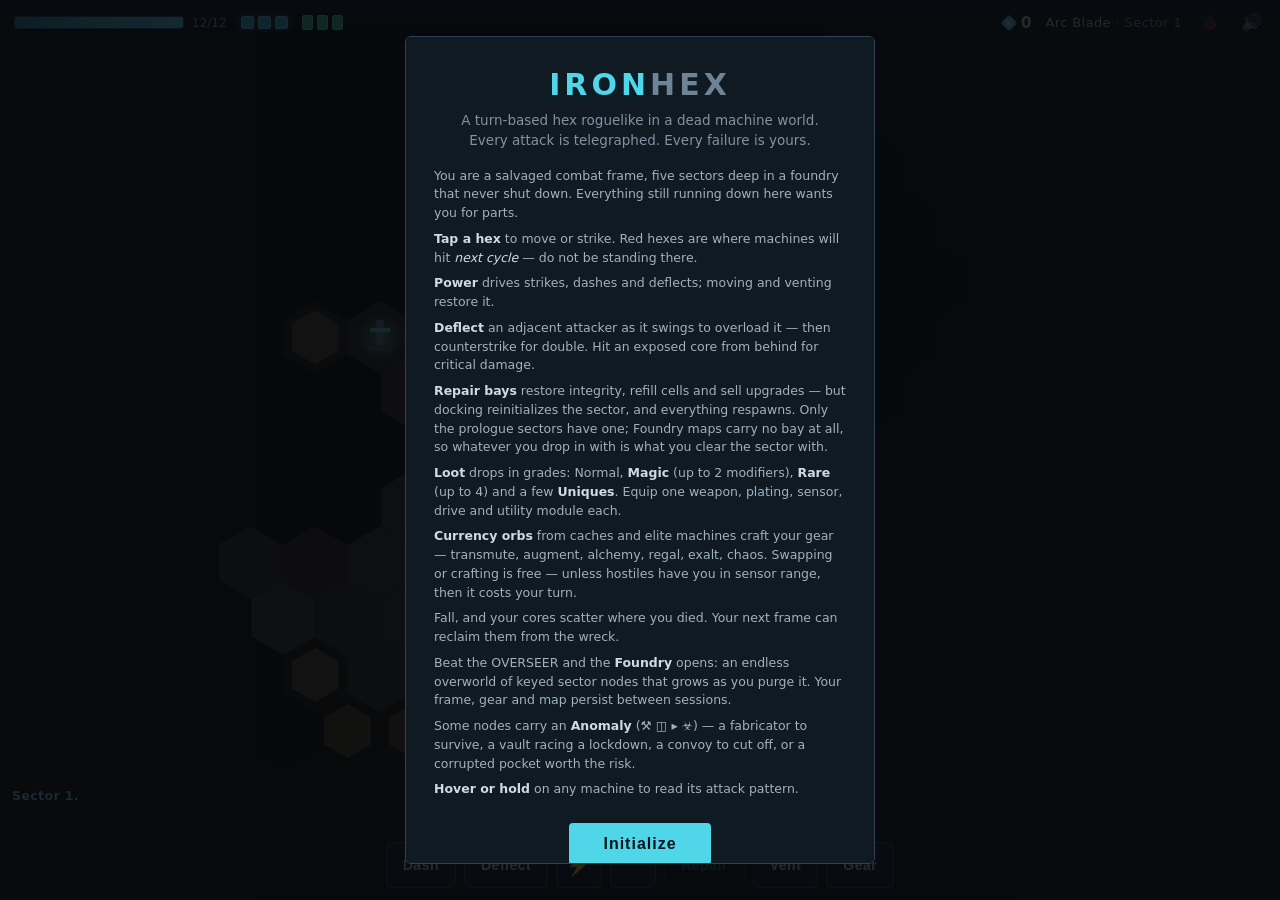
<file: index.html>
<!DOCTYPE html>
<html lang="en">
<head>
<meta charset="UTF-8">
<meta name="viewport" content="width=device-width, initial-scale=1.0, maximum-scale=1.0, user-scalable=no, viewport-fit=cover">
<meta name="mobile-web-app-capable" content="yes">
<meta name="apple-mobile-web-app-capable" content="yes">
<meta name="apple-mobile-web-app-status-bar-style" content="black-translucent">
<title>Ironhex</title>
<link rel="stylesheet" href="rl.css">
<link rel="icon" href="data:image/svg+xml,<svg xmlns='http://www.w3.org/2000/svg' viewBox='0 0 100 100'><polygon points='50,3 93,26 93,74 50,97 7,74 7,26' fill='%234fd6e8'/></svg>">
</head>
<body>
<canvas id="game"></canvas>

<div id="topbar">
  <div class="hpwrap"><div id="hp-bar"><div id="hp-fill"></div></div><span id="hp-text">12/12</span></div>
  <div id="stamina" title="Power"></div>
  <div id="flasks" title="Repair cells"></div>
  <div class="spacer"></div>
  <div class="souls-wrap"><span class="soul-dot"></span><span id="souls">0</span></div>
  <div class="floor-wrap"><span id="weapon-name"></span> · <span id="loc-label">Sector 1</span></div>
  <button id="btn-debug-export" title="Export debug state (for bug reports)">🐞</button>
  <button id="mute" title="Audio">🔊</button>
</div>

<div id="inspect"></div>

<div id="log"></div>

<div id="actions">
  <button id="btn-roll" title="Thruster dash: any hex up to two away, straight through bodies and fire (2 power) [R]">Dash</button>
  <button id="btn-parry" title="Deflector field: negate an adjacent strike and overload the attacker (2 power) [F]">Deflect</button>
  <button id="btn-special" class="hidden" title="Root-lattice special attack [S]">Special</button>
  <button id="btn-skill-0" class="skill-btn hidden" title="Skill chip, socket 1 [1]">
    <span class="skill-glyph"></span><span class="skill-lv"></span><span class="skill-cd"></span>
  </button>
  <button id="btn-skill-1" class="skill-btn hidden" title="Skill chip, socket 2 [2]">
    <span class="skill-glyph"></span><span class="skill-lv"></span><span class="skill-cd"></span>
  </button>
  <button id="btn-flask" title="Inject a repair cell: restores integrity, but it costs the turn [H]">Repair</button>
  <button id="btn-wait" title="Vent heat: hold position, +2 power [Space]">Vent</button>
  <button id="btn-gear" title="Equipment [B]">Gear</button>
  <button id="btn-shop" title="Uplink to the Bay fabricator">Fabricate</button>
  <button id="btn-extract" class="hidden extract" title="Return to the Bay">Extract</button>
  <button id="btn-rest" class="hidden rest">Dock at repair bay</button>
  <button id="btn-fabricator" class="hidden rest" title="Wake the fabricator: 4 scripted waves, a Surge Cache if you hold the line">Activate fabricator</button>
</div>

<div id="event-status" class="hidden"></div>
<div id="purge-banner" class="hidden">SECTOR PURGED — hit Extract to return to the Bay</div>

<div id="node" class="overlay hidden">
  <div class="box">
    <h2 id="node-title"></h2>
    <p id="node-desc"></p>
    <div id="node-actions"></div>
    <button id="node-close" class="secondary">Close</button>
  </div>
</div>

<div id="inv" class="overlay hidden">
  <div class="box gear-box">
    <h2>Equipment</h2>
    <p id="gear-note" class="stats"></p>
    <div id="gear-tabs">
      <button data-tab="equip" class="active">Equipped</button>
      <button data-tab="pack">Backpack</button>
      <button data-tab="keys">Keys</button>
      <button data-tab="supplies">Supplies</button>
    </div>
    <div id="tab-equip" class="gear-tab">
      <div id="gear-slots"></div>
    </div>
    <div id="tab-pack" class="gear-tab hidden">
      <div id="gear-pack"></div>
    </div>
    <div id="tab-keys" class="gear-tab hidden">
      <div id="gear-keys"></div>
    </div>
    <div id="tab-supplies" class="gear-tab hidden">
      <h3>Currency</h3>
      <div id="gear-currency"></div>
      <h3>Skill Chips</h3>
      <div id="gear-tools"></div>
    </div>
    <button id="inv-close" class="secondary">Close</button>
  </div>
</div>

<div id="menu" class="overlay">
  <div class="box menu-box">
    <h1>IRON<span>HEX</span></h1>
    <p class="sub">A turn-based hex roguelike in a dead machine world.<br>Every attack is telegraphed. Every failure is yours.</p>
    <div class="howto">
      <div>You are a salvaged combat frame, five sectors deep in a foundry that never shut down. Everything still running down here wants you for parts.</div>
      <div><b>Tap a hex</b> to move or strike. Red hexes are where machines will hit <i>next cycle</i> — do not be standing there.</div>
      <div><b>Power</b> drives strikes, dashes and deflects; moving and venting restore it.</div>
      <div><b>Deflect</b> an adjacent attacker as it swings to overload it — then counterstrike for double. Hit an exposed core from behind for critical damage.</div>
      <div><b>Repair bays</b> restore integrity, refill cells and sell upgrades — but docking reinitializes the sector, and everything respawns. Only the prologue sectors have one; Foundry maps carry no bay at all, so whatever you drop in with is what you clear the sector with.</div>
      <div><b>Loot</b> drops in grades: Normal, <b>Magic</b> (up to 2 modifiers), <b>Rare</b> (up to 4) and a few <b>Uniques</b>. Equip one weapon, plating, sensor, drive and utility module each.</div>
      <div><b>Currency orbs</b> from caches and elite machines craft your gear — transmute, augment, alchemy, regal, exalt, chaos. Swapping or crafting is free — unless hostiles have you in sensor range, then it costs your turn.</div>
      <div>Fall, and your cores scatter where you died. Your next frame can reclaim them from the wreck.</div>
      <div>Beat the OVERSEER and the <b>Foundry</b> opens: an endless overworld of keyed sector nodes that grows as you purge it. Your frame, gear and map persist between sessions.</div>
      <div>Some nodes carry an <b>Anomaly</b> (⚒ ◫ ▸ ☣) — a fabricator to survive, a vault racing a lockdown, a convoy to cut off, or a corrupted pocket worth the risk.</div>
      <div><b>Hover or hold</b> on any machine to read its attack pattern.</div>
    </div>
    <button id="begin-btn">Initialize</button>
    <p id="stain-note" class="stain"></p>
    <p id="menu-stats" class="stats"></p>
    <a class="crosslink" href="hexfoundry.html">⬡ Hexfoundry — the tower defense that came before</a>
    <a id="abandon-run" class="crosslink hidden" href="#">Abandon saved run</a>
    <a id="reset-profile" class="crosslink hidden" href="#">Reset Foundry profile</a>
    <a id="export-debug" class="crosslink" href="#">Export debug state</a>
    <a id="import-debug" class="crosslink" href="#">Import debug state</a>
    <input id="import-debug-file" type="file" accept="application/json" class="visually-hidden">
    <p id="deploy-badge" class="stats"></p>
  </div>
</div>

<div id="death" class="overlay hidden">
  <div class="box">
    <h1 class="died">SYSTEM FAILURE</h1>
    <p id="death-souls"></p>
    <p id="death-stats" class="stats"></p>
    <button id="death-retry">Reinitialize</button>
    <button id="death-menu" class="secondary">Menu</button>
    <a id="death-export-debug" class="crosslink" href="#">Export debug state</a>
  </div>
</div>

<div id="win" class="overlay hidden">
  <div class="box">
    <h1 class="won">CORE SECURED</h1>
    <p>The OVERSEER goes dark. Its core is yours — and with it, the Foundry's outer gates unlock.</p>
    <p id="win-stats" class="stats"></p>
    <button id="win-again">Descend again</button>
    <button id="win-menu" class="secondary">Menu</button>
  </div>
</div>

<div id="shop" class="overlay hidden">
  <div class="box">
    <h2>Repair bay · fabrication</h2>
    <div class="souls-wrap shop-souls"><span class="soul-dot"></span><span id="shop-souls">0</span></div>
    <p id="shop-sub" class="stats"></p>
    <p id="shop-feedback" class="shop-feedback hidden"></p>
    <div id="shop-items"></div>
    <button id="shop-close">Undock</button>
  </div>
</div>

<div id="tree" class="overlay hidden">
  <div class="box tree-box">
    <h2>Frame lattice</h2>
    <p id="tree-sub" class="stats"></p>
    <div id="tree-detail" class="hidden"></div>
    <div id="tree-graph-wrap">
      <svg id="tree-graph" preserveAspectRatio="xMidYMid meet"></svg>
      <div id="tree-zoom">
        <button id="tree-zoom-in" title="Zoom in">+</button>
        <button id="tree-zoom-out" title="Zoom out">−</button>
      </div>
    </div>
    <button id="tree-close">Close</button>
  </div>
</div>

<div id="terminal" class="overlay hidden">
  <div class="box">
    <h2 class="terminal-title">CORRUPTED TERMINAL</h2>
    <p>It fabricates powerful gear. It always takes something back.</p>
    <div id="terminal-items"></div>
    <button id="terminal-leave" class="secondary">Disconnect</button>
  </div>
</div>

<script src="config.js"></script>
<script src="rl.js"></script>
</body>
</html>
</file>
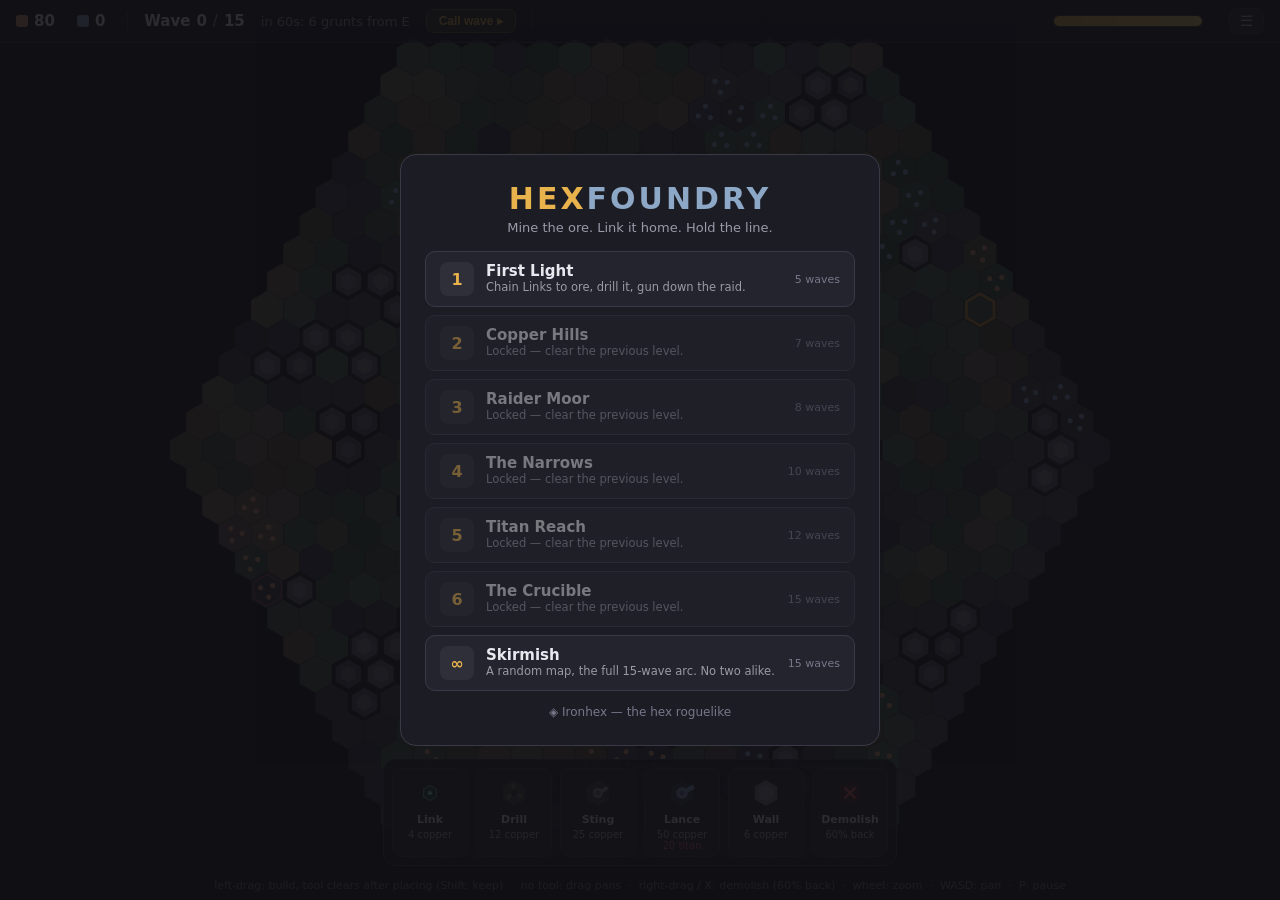
<file: hexfoundry.html>
<!DOCTYPE html>
<html lang="en">
<head>
<meta charset="UTF-8">
<meta name="viewport" content="width=device-width, initial-scale=1.0, maximum-scale=1.0, user-scalable=no, viewport-fit=cover">
<meta name="mobile-web-app-capable" content="yes">
<meta name="apple-mobile-web-app-capable" content="yes">
<meta name="apple-mobile-web-app-status-bar-style" content="black-translucent">
<title>Hexfoundry</title>
<link rel="stylesheet" href="style.css">
<link rel="icon" href="data:image/svg+xml,<svg xmlns='http://www.w3.org/2000/svg' viewBox='0 0 100 100'><polygon points='50,3 93,26 93,74 50,97 7,74 7,26' fill='%23e8b34c'/></svg>">
</head>
<body>
<canvas id="game"></canvas>

<div id="topbar">
  <div class="res"><span class="dot copper"></span><span id="res-copper">0</span><span class="rate" id="rate-copper"></span></div>
  <div class="res"><span class="dot titanium"></span><span id="res-titanium">0</span><span class="rate" id="rate-titanium"></span></div>
  <div class="sep"></div>
  <div class="res">Wave <span id="wave-num">0</span><span class="dim">/</span><span id="wave-final">15</span></div>
  <div class="res dim" id="wave-preview">…</div>
  <button id="call-wave">Call wave ▸</button>
  <div class="sep"></div>
  <div class="corebar"><div id="core-hp"></div></div>
  <button id="menu-open" title="Levels">☰</button>
</div>

<div id="toolbar"></div>
<div id="tooltip"></div>
<div id="hint">left-drag: build, tool clears after placing (Shift: keep) &nbsp;·&nbsp; no tool: drag pans &nbsp;·&nbsp; right-drag / X: demolish (60% back) &nbsp;·&nbsp; wheel: zoom &nbsp;·&nbsp; WASD: pan &nbsp;·&nbsp; P: pause</div>

<div id="overlay" class="hidden">
  <div id="overlay-box">
    <h1 id="overlay-title">Core destroyed</h1>
    <p id="overlay-text"></p>
    <button id="next-btn" class="hidden">Next level ▸</button>
    <button id="continue-btn" class="hidden">Keep playing (endless)</button>
    <button id="restart-btn">Retry level</button>
    <button id="menu-btn" class="secondary">Levels</button>
  </div>
</div>

<div id="menu" class="hidden">
  <div id="menu-box">
    <h1>HEX<span>FOUNDRY</span></h1>
    <p class="sub">Mine the ore. Link it home. Hold the line.</p>
    <button id="menu-resume" class="hidden">▸ Resume game</button>
    <div id="level-list"></div>
    <a class="crosslink" href="index.html" style="display:block;margin-top:14px;font-size:12px;color:#77778a;text-decoration:none;text-align:center;">◈ Ironhex — the hex roguelike</a>
  </div>
</div>

<div id="msg"></div>

<script src="game.js"></script>
</body>
</html>
</file>
<file: rl.css>
* { margin: 0; padding: 0; box-sizing: border-box; }

html, body {
  width: 100%; height: 100%;
  overflow: hidden;
  background: #0c1015;
  font-family: "Segoe UI", system-ui, sans-serif;
  color: #cfdae2;
  user-select: none;
  -webkit-user-select: none;
  -webkit-tap-highlight-color: transparent;
  overscroll-behavior: none;
  position: fixed; inset: 0;
}

#game {
  display: block; width: 100vw; height: 100vh; height: 100dvh;
  cursor: pointer;
  touch-action: none;
}

/* ---------------- top HUD ---------------- */
#topbar {
  position: fixed; top: 0; left: 0; right: 0;
  display: flex; align-items: center; gap: 14px;
  padding: 10px 14px;
  background: linear-gradient(#0e161ddd, #0e161d00);
  pointer-events: none;
}
.hpwrap { display: flex; align-items: center; gap: 8px; }
#hp-bar {
  width: 170px; height: 13px; border-radius: 3px;
  background: #16202a; border: 1px solid #2f4152; overflow: hidden;
}
#hp-fill { height: 100%; background: linear-gradient(90deg, #2f8fa8, #5fdcec); transition: width .18s; }
#hp-text { font-size: 12px; color: #8fa3b2; font-variant-numeric: tabular-nums; }
#stamina { display: flex; gap: 4px; }
.pip {
  width: 13px; height: 13px; border-radius: 2px;
  background: #16202a; border: 1px solid #2f4152;
}
.pip.on { background: #3fb8e0; border-color: #6fdcf0; box-shadow: 0 0 6px #3fb8e070; }
#flasks { display: flex; gap: 4px; }
.flask {
  width: 11px; height: 15px; border-radius: 2px;
  background: #16202a; border: 1px solid #2f4152;
}
.flask.on { background: #3fc88a; border-color: #6fe0aa; }
.spacer { flex: 1; }
.souls-wrap {
  display: flex; align-items: center; gap: 6px;
  font-weight: 700; font-size: 15px; font-variant-numeric: tabular-nums;
}
.soul-dot {
  width: 12px; height: 12px; border-radius: 2px; transform: rotate(45deg);
  background: radial-gradient(#b0f4ff, #2f9fc0);
}
.floor-wrap { font-size: 13px; color: #7f93a2; letter-spacing: 0.4px; }
#mute {
  pointer-events: auto;
  background: none; border: 0; font-size: 17px; cursor: pointer;
  opacity: 0.7; padding: 2px 4px;
}
#mute:hover { opacity: 1; }

/* ---------------- scan card ---------------- */
#inspect {
  position: fixed; display: none; z-index: 30; pointer-events: none;
  background: #0a121aee; border: 1px solid #2f4152; border-radius: 4px;
  padding: 9px 12px; font-size: 12px; line-height: 1.5; max-width: 240px;
}
#inspect b { color: #7fdcf0; font-size: 13px; letter-spacing: 0.5px; }
#inspect .i-warn { color: #ff8a70; font-weight: 600; }
#inspect .i-good { color: #6fe0b0; font-weight: 600; }
#inspect .i-trait { color: #7f93a2; margin-top: 3px; }

.terminal-title { color: #e070c8 !important; }

/* ---------------- equipment ---------------- */
.box.gear-box {
  width: min(600px, 95vw); text-align: left;
  max-height: 92vh; max-height: 92dvh; overflow-y: auto;
}
.gear-box h2 { text-align: center; }
.gear-box h3 { color: #8fa3b2; font-size: 13px; margin: 12px 0 6px; letter-spacing: 1px; }
.gear-box #inv-close { display: block; margin: 14px auto 0; }
.gear-box .stats { margin: 4px 0 10px; }
.gear-empty { color: #5d7080; font-size: 12.5px; text-align: center; padding: 10px 0; }
#gear-slots, #gear-pack, #gear-tools { display: flex; flex-direction: column; gap: 6px; }
#gear-currency { display: flex; flex-direction: column; gap: 4px; }
.currency-row {
  display: flex; align-items: baseline; gap: 10px;
  font-size: 11.5px; padding: 4px 2px; border-bottom: 1px solid #1c2934;
}
.currency-row b { color: #c9a24b; flex-shrink: 0; }
.currency-row span { color: #6b7f8e; font-size: 10.5px; }
.mod { display: block; font-size: 10.5px; line-height: 1.45; }
.mod.implicit { color: #8fa3b2; font-style: italic; }
.mod.prefix { color: #f0a840; }
.mod.suffix { color: #6fd6c0; }
.mod.affix { color: #7fa8e8; }
.mod.unique { color: #ff9040; }
.mod.corrupt { color: #ff6a52; }
.mod.lore { color: #6b7f8e; font-style: italic; }
/* separates the base type's fixed implicit from what was crafted onto
   it — without this a stack of same-weight lines reads as one block */
.mod-divider { height: 1px; background: #2a3745; margin: 5px 0 4px; }
.item-base { color: #6b7f8e !important; font-size: 10px !important; }
.orb-btn { border-color: #6b5a2f !important; color: #c9a24b !important; }
.sell-btn { border-color: #3f5a3a !important; color: #8fce7f !important; }
.sell-btn.armed {
  border-color: #a85838 !important; color: #ffb08a !important;
  background: #2c1c14 !important;
}
.item-card {
  display: flex; align-items: flex-start; justify-content: space-between; gap: 10px;
  background: #16202a; border: 1px solid #2f4152; border-radius: 4px;
  padding: 8px 12px;
}
.item-card.equipped { border-color: #2f7f95; background: #12262e; }
.item-card.empty-slot {
  justify-content: center; color: #5d7080; font-size: 12px;
  border-style: dashed; background: none;
}
.item-info b { color: #8fe0f0; font-size: 13px; display: block; }
.item-info span { color: #7f93a2; font-size: 11px; line-height: 1.35; display: block; }
.item-btns { display: flex; gap: 6px; flex-shrink: 0; flex-wrap: wrap; justify-content: flex-end; max-width: 40%; }
.item-btns button {
  background: #1e2c38 !important; color: #cfdae2 !important;
  border: 1px solid #2f4152 !important; border-radius: 3px !important;
  padding: 6px 12px !important; font-size: 12px !important; margin: 0 !important;
}
.item-btns button:hover:not(:disabled) { background: #27394a !important; }
.item-btns button:disabled { opacity: 0.35; }
.compare-btn { border-color: #2f5a7f !important; color: #7fb8e8 !important; }
.item-card-wrap { display: flex; flex-direction: column; }
.item-compare {
  margin-top: 6px; padding: 8px 12px; background: #101a24;
  border: 1px solid #2f4152; border-radius: 4px; font-size: 11.5px;
}
.item-compare.hidden { display: none; }
.item-compare .diff-vs { color: #6b7f8e; margin-bottom: 4px; font-style: italic; }
.item-compare .diff-row { display: flex; justify-content: space-between; gap: 10px; padding: 1px 0; }
.item-compare .diff-label { color: #8fa3b2; }
.item-compare .diff-up { color: #6fe0b0; }
.item-compare .diff-down { color: #ff8a70; }
.item-compare .diff-empty { color: #5d7080; font-style: italic; }
#btn-gear { min-width: 72px; }

/* ---------------- log ---------------- */
#log {
  position: fixed; left: 12px;
  /* --bar-h is the action bar's measured height: it wraps to two rows
     on a narrow screen, and the log has to stay clear of it */
  bottom: calc(var(--bar-h, 38px) + 48px);
  font-size: 12.5px; line-height: 1.5;
  text-shadow: 0 1px 3px #000;
  pointer-events: none; max-width: 70vw;
}
#log .warn { color: #ff8a70; }
#log .good { color: #6fe0b0; }
#log .sys  { color: #8fd8f0; font-weight: 600; letter-spacing: 0.4px; }

/* ---------------- Foundry Anomalies (node events) ---------------- */
#event-status {
  position: fixed; top: 46px; left: 50%; transform: translateX(-50%);
  background: #12181fcc; border: 1px solid #3a4b58; border-radius: 4px;
  padding: 5px 12px; font-size: 11.5px; font-weight: 700; letter-spacing: 0.5px;
  color: #ffd45c; text-shadow: 0 1px 3px #000; pointer-events: none;
  white-space: nowrap;
}
#event-status.hidden { display: none; }
#purge-banner {
  position: fixed; top: 78px; left: 50%; transform: translateX(-50%);
  background: #0f241bcc; border: 1px solid #3fc88a; border-radius: 4px;
  padding: 5px 12px; font-size: 11.5px; font-weight: 700; letter-spacing: 0.5px;
  color: #9ff0c8; text-shadow: 0 1px 3px #000; pointer-events: none;
  white-space: nowrap; animation: purge-pulse 2.2s ease-in-out infinite;
}
#purge-banner.hidden { display: none; }
@keyframes purge-pulse {
  0%, 100% { box-shadow: 0 0 0 rgba(63,200,138,0); }
  50% { box-shadow: 0 0 10px rgba(63,200,138,0.6); }
}

/* ---------------- action bar ---------------- */
#actions {
  position: fixed; bottom: max(12px, env(safe-area-inset-bottom));
  left: 0; width: 100%;
  padding: 0 8px; box-sizing: border-box;
  /* a sector can show six buttons at once — wrap rather than run off a
     narrow screen, where the edge ones would be unreachable */
  display: flex; gap: 8px; flex-wrap: wrap; justify-content: center;
  /* the bar spans the screen to centre and wrap cleanly, so let taps
     through everywhere except the buttons themselves */
  pointer-events: none;
}
#actions button { pointer-events: auto; }
#actions button {
  background: #16202add; color: #cfdae2;
  border: 1px solid #2f4152; border-radius: 4px;
  padding: 11px 16px; font-size: 14px; font-weight: 600;
  cursor: pointer; min-width: 64px; letter-spacing: 0.5px;
}
#actions button:hover:not(:disabled) { background: #1e2c38; }
#actions button:disabled { opacity: 0.35; cursor: default; }
#actions button.active { background: #12333e; border-color: #4fd6e8; color: #a8f0ff; }
#actions button.rest { background: #123a30dd; border-color: #3fc88a; color: #9ff0c8; }
#actions button.hidden { display: none; }

/* skill-chip sockets: icon tiles, not text buttons — a name-labeled
   button ("⚡ Shock Dart", "⛨ Kinetic Ward Lv3") ran wider than every
   other action and threw the bar's wrap into jagged rows once two of
   them joined Dash/Deflect/Special/Repair/Vent/Gear/Extract on screen
   at once. Level and cooldown live in small corner badges instead of
   inline text; the full name/cost/cooldown stays in the tooltip. */
#actions button.skill-btn {
  position: relative;
  min-width: 0; width: 46px; height: 46px;
  padding: 0; display: flex; align-items: center; justify-content: center;
}
.skill-btn .skill-glyph { font-size: 20px; line-height: 1; }
.skill-btn .skill-lv, .skill-btn .skill-cd {
  position: absolute; min-width: 14px; padding: 0 2px;
  font-size: 10px; font-weight: 700; line-height: 14px; text-align: center;
  border-radius: 3px; background: #0a1116; border: 1px solid #2f4152;
}
.skill-btn .skill-lv { top: -5px; right: -5px; color: #c88aff; border-color: #7a4fb0; }
.skill-btn .skill-lv:empty, .skill-btn .skill-cd:empty { display: none; }
.skill-btn .skill-cd { bottom: -5px; right: -5px; color: #f0c060; border-color: #7a6030; }

/* ---------------- overlays ---------------- */
.overlay {
  position: fixed; inset: 0; background: #060a0ed8;
  display: flex; align-items: center; justify-content: center; z-index: 40;
  overflow-y: auto; touch-action: pan-y;
}
.overlay.hidden { display: none; }
.box {
  width: min(470px, 92vw);
  max-height: 92vh; max-height: 92dvh; overflow-y: auto;
  background: #101a22; border: 1px solid #2f4152; border-radius: 6px;
  padding: 30px 28px; text-align: center;
}
.box h1 { letter-spacing: 4px; font-size: 30px; }
.menu-box h1 { color: #4fd6e8; }
.menu-box h1 span { color: #6e8494; }
.box h1.died { color: #e04a38; letter-spacing: 8px; text-shadow: 0 0 26px #c0202080; }
.box h1.won  { color: #4fd6e8; text-shadow: 0 0 26px #2f9fc080; }
.box h2 { color: #7fdcf0; margin-bottom: 14px; letter-spacing: 1.5px; }
.box .sub { color: #7f93a2; font-size: 13.5px; margin: 8px 0 16px; line-height: 1.5; }
.howto {
  text-align: left; font-size: 12.5px; color: #9fb2c0; line-height: 1.5;
  display: flex; flex-direction: column; gap: 7px; margin-bottom: 18px;
}
.howto b, .howto i { color: #cfdae2; }
.box button {
  background: #4fd6e8; color: #08141a; border: 0; border-radius: 4px;
  padding: 12px 34px; font-size: 16px; font-weight: 700; cursor: pointer;
  margin: 6px 4px 0; letter-spacing: 1px;
}
.box button:hover { background: #7fe6f4; }
.box button.secondary { background: #16202a; color: #9fb2c0; border: 1px solid #2f4152; }
.box button.secondary:hover { background: #1e2c38; }
.box p { margin: 8px 0; color: #9fb2c0; font-size: 14px; line-height: 1.5; }
.stats { font-size: 12px !important; color: #6b7f8e !important; }
#deploy-badge { font-family: monospace !important; font-size: 10px !important; margin-top: 10px; pointer-events: none; }
#deploy-badge:empty { display: none; }
.stain { color: #6fe0b0 !important; font-size: 13px !important; }
.crosslink {
  display: block; margin-top: 16px; font-size: 12px;
  color: #6b7f8e; text-decoration: none;
}
.crosslink:hover { color: #9fb2c0; }
.visually-hidden {
  position: absolute; width: 1px; height: 1px; overflow: hidden;
  clip: rect(0 0 0 0); white-space: nowrap; border: 0; padding: 0; margin: -1px;
}
#btn-debug-export {
  pointer-events: auto;
  background: none; border: 0; font-size: 15px; cursor: pointer;
  opacity: 0.55; padding: 2px 4px;
}
#btn-debug-export:hover { opacity: 1; }

/* ---------------- fabrication list ---------------- */
/* the shop overlay sits above the topbar, hiding the souls counter up
   there — repeat it inside so spending power is visible while shopping */
.shop-souls { justify-content: center; margin: 2px 0 6px; color: #cfdae2; }
.shop-feedback {
  color: #6fe0b0 !important; font-size: 12.5px !important;
  font-weight: 600; margin: -4px 0 10px !important;
}
.shop-feedback.hidden { display: none; }
.shop-feedback.flash { animation: shop-flash 1.4s ease-out; }
@keyframes shop-flash {
  0% { opacity: 0; transform: translateY(-3px); }
  15% { opacity: 1; transform: translateY(0); }
  100% { opacity: 1; }
}
#shop-items { display: flex; flex-direction: column; gap: 8px; margin-bottom: 14px; }
.shop-head {
  margin: 8px 0 0; text-align: left;
  font-size: 10px; letter-spacing: 2px; text-transform: uppercase; color: #5d7080;
}
.shop-head:first-child { margin-top: 0; }
.shop-item {
  display: flex; align-items: center; justify-content: space-between; gap: 10px;
  background: #16202a !important; color: #cfdae2 !important;
  border: 1px solid #2f4152 !important; border-radius: 4px !important;
  padding: 10px 14px !important; font-size: 13px !important;
  margin: 0 !important; cursor: pointer; text-align: left;
}
.shop-item:hover:not(:disabled) { background: #1e2c38 !important; }
.shop-item:disabled { opacity: 0.4; cursor: default; }
.shop-item b { color: #8fe0f0; }
.shop-item span { flex: 1; color: #7f93a2; }
.shop-item em { font-style: normal; color: #6fe0b0; white-space: nowrap; }

/* ---------------- frame lattice (radial constellation) ---------------- */
.tree-box {
  width: min(760px, 96vw);
  height: 94vh; height: 94dvh;
  display: flex; flex-direction: column;
  padding: 16px 16px 14px; overflow: hidden;
}
.tree-box h2 { margin: 0 0 4px; }
.tree-box #tree-sub { margin: 0 0 8px; }
#tree-graph-wrap {
  flex: 1; min-height: 0; position: relative;
  border: 1px solid #22303e; border-radius: 6px; overflow: hidden;
  background:
    radial-gradient(ellipse at 50% 42%, #101c26 0%, #0a1118 55%, #060a0e 100%);
}
#tree-graph {
  width: 100%; height: 100%; display: block;
  touch-action: none; cursor: grab; user-select: none;
}
#tree-graph:active { cursor: grabbing; }
.tree-stars circle { fill: #9fc0d8; }
/* edges: dim web -> "open" frontier off an installed node -> lit path */
.tree-edge { fill: none; stroke: #22303e; stroke-width: 3.5; }
.tree-edge.open { stroke: #3a5468; }
.tree-edge.lit { stroke: #4fc0e0; stroke-width: 5; filter: drop-shadow(0 0 7px #4fc0e0aa); }
/* hub emblem */
.tree-hub .hub-outer { fill: none; stroke: #33475a; stroke-width: 3; }
.tree-hub .hub-inner { fill: #101c26; stroke: #4fc0e0; stroke-width: 2.5; filter: drop-shadow(0 0 10px #4fc0e066); }
.tree-hub .hub-core { fill: #4fc0e0; filter: drop-shadow(0 0 8px #4fc0e0); }
/* nodes: hexes sized by kind, colored by state */
.tree-node { cursor: pointer; }
.tree-node .hit { fill: #ffffff; fill-opacity: 0; stroke: none; }
.tree-node .body { fill: #101a24; stroke: #3a4c5e; stroke-width: 2.5; }
.tree-node .ring { fill: none; stroke: #3a4c5e; stroke-width: 1.5; }
.tree-node .gem { fill: #8fe0f0; filter: drop-shadow(0 0 6px #4fc0e0); }
.tree-node.notable .body { stroke: #8a6c34; }
.tree-node.notable .ring { stroke: #8a6c34; }
.tree-node.keystone .body { stroke: #8a4460; }
.tree-node.keystone .ring { stroke: #8a4460; }
.tree-node.jewel .body { stroke: #7a62a8; }
.tree-node.jewel .ring { stroke: #7a62a8; stroke-dasharray: 5 4; }
.tree-node.jewel .socket { fill: #0a0f16; stroke: #55447a; stroke-width: 1.5; }
.tree-node.special .body { stroke: #3fa88a; }
.tree-node.special .ring { stroke: #3fa88a; }
.tree-node.allocated .body { fill: #14293a; stroke: #4fc0e0; filter: drop-shadow(0 0 8px #4fc0e088); }
.tree-node.allocated.notable .body { stroke: #f0c060; filter: drop-shadow(0 0 9px #f0c06088); }
.tree-node.allocated.notable .gem { fill: #f0c060; filter: drop-shadow(0 0 6px #f0c060); }
.tree-node.allocated.keystone .body { stroke: #f08fb0; filter: drop-shadow(0 0 10px #f08fb088); }
.tree-node.allocated.keystone .gem { fill: #f08fb0; filter: drop-shadow(0 0 6px #f08fb0); }
.tree-node.allocated.jewel .body { stroke: #b08ff0; filter: drop-shadow(0 0 10px #b08ff088); }
.tree-node.allocated.jewel .gem { fill: #b08ff0; filter: drop-shadow(0 0 7px #b08ff0); }
.tree-node.allocated.special .body { stroke: #3fe0b8; filter: drop-shadow(0 0 10px #3fe0b888); }
.tree-node.allocated.special .gem { fill: #3fe0b8; filter: drop-shadow(0 0 6px #3fe0b8); }
.tree-node.locked { opacity: 0.4; }
.tree-node .pulse {
  fill: none; stroke: #7fd6ec; stroke-width: 2;
  animation: tree-pulse 1.6s ease-in-out infinite;
}
@keyframes tree-pulse {
  0%, 100% { stroke-opacity: 0.75; }
  50% { stroke-opacity: 0.15; }
}
.tree-node .sel-ring { fill: none; stroke: #8fe0f0; stroke-width: 3; }
#tree-zoom {
  position: absolute; right: 10px; bottom: 10px;
  display: flex; flex-direction: column; gap: 6px;
}
#tree-zoom button {
  width: 38px; height: 38px; padding: 0; font-size: 20px; line-height: 1;
  background: #101a24d8; color: #8fe0f0; border: 1px solid #2f4152; border-radius: 6px;
}
.tree-box #tree-close { margin-top: 10px; flex-shrink: 0; }
.tree-box #tree-detail { flex-shrink: 0; }
#tree-detail {
  display: flex; align-items: center; gap: 10px; margin-bottom: 12px;
  background: #16202a; border: 1px solid #2f4152; border-radius: 4px; padding: 9px 12px;
}
/* the id selector outbids the utility class, so restate the hide */
#tree-detail.hidden { display: none; }
#tree-detail b { color: #8fe0f0; }
#tree-detail div { flex: 1; font-size: 12px; color: #9fb2c2; text-align: left; }
#tree-detail span { display: block; color: #7f93a2; font-size: 11px; margin-top: 2px; }
#tree-detail button {
  background: #1d3a2f; color: #9ff0c8; border: 1px solid #3fc88a;
  border-radius: 4px; padding: 8px 12px; font-size: 12px; white-space: nowrap;
}
#tree-detail button:disabled {
  opacity: 0.5; background: #1a242e; color: #7f93a2; border-color: #2f4152;
}

/* ---------------- the Foundry (overworld) ---------------- */
body.overworld #actions button { display: none; }
body.overworld #actions #btn-gear { display: inline-block; }
/* the Bay's fabricator is reachable by uplink anywhere on the overworld */
#btn-shop { display: none; }
body.overworld #actions #btn-shop { display: inline-block; }
#btn-extract.extract { background: #123a30dd; border-color: #3fc88a; color: #9ff0c8; }
#btn-extract.purged { box-shadow: 0 0 12px #3fc88a90; }
#node-actions { display: flex; flex-direction: column; gap: 8px; margin: 14px 0 4px; }
#gear-keys { display: flex; flex-direction: column; gap: 6px; }
.pack-slot-head {
  color: #6b7f8e; font-size: 10px; letter-spacing: 0.12em; text-transform: uppercase;
  margin: 8px 0 2px; padding-left: 2px;
}
.pack-slot-head:first-child { margin-top: 0; }
#gear-tabs { display: flex; gap: 6px; margin: 8px 0 12px; }
#gear-tabs button {
  flex: 1; background: #16202a; border: 1px solid #2f4152; border-radius: 4px;
  color: #8fa3b2; padding: 8px 4px; font-size: 12px; font-weight: 600;
  font-family: inherit; cursor: pointer; letter-spacing: 0.3px; white-space: nowrap;
}
#gear-tabs button:hover { background: #1e2c38; }
#gear-tabs button.active { background: #12333e; border-color: #4fd6e8; color: #a8f0ff; }
#gear-tabs button.hidden { display: none; }
.gear-tab.hidden { display: none; }

/* ---------------- small screens ---------------- */
@media (max-width: 720px) {
  #topbar { gap: 9px; padding: 8px 10px; flex-wrap: wrap; }
  #hp-bar { width: 110px; }
  #actions button { padding: 10px 10px; font-size: 12.5px; min-width: 54px; }
  #actions button.skill-btn { padding: 0; min-width: 0; width: 42px; height: 42px; }
  #log { bottom: calc(var(--bar-h, 36px) + 40px); font-size: 11.5px; }
  .box { padding: 22px 18px; }
  .box h1 { font-size: 24px; }
}
</file>
<file: style.css>
* { margin: 0; padding: 0; box-sizing: border-box; }

html, body {
  width: 100%; height: 100%;
  overflow: hidden;
  background: #17171c;
  font-family: "Segoe UI", system-ui, sans-serif;
  color: #e8e8ef;
  user-select: none;
  -webkit-user-select: none;
  -webkit-tap-highlight-color: transparent;
  overscroll-behavior: none;
  position: fixed; inset: 0;
}

#game {
  display: block; width: 100vw; height: 100vh; height: 100dvh;
  cursor: crosshair;
  touch-action: none;
}

/* ---------- top bar ---------- */
#topbar {
  position: fixed; top: 0; left: 0; right: 0;
  display: flex; align-items: center; gap: 16px;
  padding: 8px 16px;
  background: linear-gradient(#20202add, #20202a99);
  border-bottom: 1px solid #3a3a46;
  font-size: 15px;
  pointer-events: none;
}
.res { display: flex; align-items: center; gap: 6px; font-weight: 600; }
.res .rate { font-size: 12px; font-weight: 400; color: #7fbf7f; }
.dim { color: #9a9aa8; font-weight: 400; }
.dot { width: 12px; height: 12px; border-radius: 3px; display: inline-block; }
.dot.copper   { background: #d99d73; }
.dot.titanium { background: #8da7c6; }
.sep { width: 1px; height: 18px; background: #3a3a46; }
#wave-preview { font-size: 13px; max-width: 340px; }
#call-wave {
  pointer-events: auto;
  background: #3a3324; color: #e8b34c; border: 1px solid #6b5a2e;
  border-radius: 7px; padding: 4px 12px; font-size: 12px; font-weight: 700;
  cursor: pointer;
}
#call-wave:hover:not(:disabled) { background: #4d4229; }
#call-wave:disabled { opacity: 0.35; cursor: default; }
.corebar {
  width: 150px; height: 12px; border-radius: 6px; margin-left: auto;
  background: #101014; border: 1px solid #3a3a46; overflow: hidden;
}
#core-hp { height: 100%; width: 100%; background: linear-gradient(90deg, #e8b34c, #f5d06e); transition: width .2s; }

/* ---------- build toolbar ---------- */
#toolbar {
  position: fixed; bottom: 34px; left: 50%; transform: translateX(-50%);
  display: flex; gap: 8px;
  padding: 8px;
  background: #20202add;
  border: 1px solid #3a3a46; border-radius: 12px;
}
.tool {
  width: 76px; padding: 7px 4px 5px;
  display: flex; flex-direction: column; align-items: center; gap: 3px;
  background: #2a2a34; border: 1px solid #3a3a46; border-radius: 9px;
  cursor: pointer; text-align: center;
}
.tool:hover { background: #34343f; }
.tool.selected { background: #4d3f22; border-color: #e8b34c; }
.tool canvas { width: 34px; height: 34px; }
.tool .tname { font-size: 11px; font-weight: 600; }
.tool .tcost { font-size: 10px; color: #b8b8c4; }
.tool .tcost .no { color: #e06060; }

/* ---------- misc ui ---------- */
#hint {
  position: fixed; bottom: 8px; left: 50%; transform: translateX(-50%);
  font-size: 11px; color: #74748a; white-space: nowrap;
}
#tooltip {
  position: fixed; pointer-events: none; display: none;
  background: #101016ee; border: 1px solid #3a3a46; border-radius: 8px;
  padding: 8px 10px; font-size: 12px; max-width: 250px; z-index: 20;
  line-height: 1.45;
}
#tooltip b { color: #e8b34c; }
#tooltip .stat { color: #8da7c6; }
#msg {
  position: fixed; top: 54px; left: 50%; transform: translateX(-50%);
  font-size: 14px; font-weight: 600; color: #f0c060;
  text-shadow: 0 1px 4px #000; text-align: center;
  opacity: 0; transition: opacity .3s;
  pointer-events: none;
}
#msg.show { opacity: 1; }

/* ---------- game over / victory ---------- */
#overlay {
  position: fixed; inset: 0; background: #0a0a0ecc;
  display: flex; align-items: center; justify-content: center; z-index: 50;
}
#overlay.hidden { display: none; }
#overlay-box {
  background: #20202a; border: 1px solid #3a3a46; border-radius: 16px;
  padding: 36px 48px; text-align: center;
}
#overlay-box h1 { margin-bottom: 10px; font-size: 28px; }
#overlay-box h1.lost { color: #e06060; }
#overlay-box h1.won  { color: #70e080; }
#overlay-box p { color: #b8b8c4; margin-bottom: 22px; white-space: pre-line; }
#overlay-box button {
  background: #e8b34c; color: #17171c; border: 0; border-radius: 9px;
  padding: 10px 26px; font-size: 15px; font-weight: 700; cursor: pointer;
  margin: 0 6px;
}
#overlay-box button:hover { background: #f5d06e; }
#overlay-box button.hidden { display: none; }
#continue-btn { background: #4c5e45 !important; color: #d8e8d0 !important; }
#continue-btn:hover { background: #5d7355 !important; }
#overlay-box button.secondary { background: #2a2a34; color: #b8b8c4; border: 1px solid #3a3a46; }
#overlay-box button.secondary:hover { background: #34343f; }

/* ---------- topbar menu button ---------- */
#menu-open {
  pointer-events: auto; margin-left: 10px;
  background: #2a2a34; color: #b8b8c4; border: 1px solid #3a3a46;
  border-radius: 7px; padding: 3px 10px; font-size: 15px; cursor: pointer;
}
#menu-open:hover { background: #34343f; }

/* ---------- level menu ---------- */
#menu {
  position: fixed; inset: 0; background: #0e0e13dd;
  display: flex; align-items: center; justify-content: center; z-index: 60;
  overflow-y: auto;
}
#menu.hidden { display: none; }
#menu-box {
  width: min(480px, 94vw);
  max-height: 92vh; overflow-y: auto;
  background: #1c1c24; border: 1px solid #3a3a46; border-radius: 16px;
  padding: 26px 24px;
}
#menu-box h1 {
  text-align: center; font-size: 30px; letter-spacing: 3px; color: #e8b34c;
}
#menu-box h1 span { color: #8da7c6; }
#menu-box .sub { text-align: center; color: #9a9aa8; font-size: 13px; margin: 4px 0 16px; }
#menu-resume {
  display: block; width: 100%; margin-bottom: 12px;
  background: #4c5e45; color: #d8e8d0; border: 0; border-radius: 9px;
  padding: 10px; font-size: 14px; font-weight: 700; cursor: pointer;
}
#menu-resume.hidden { display: none; }
#level-list { display: flex; flex-direction: column; gap: 8px; }
.level {
  display: flex; align-items: center; gap: 12px;
  background: #24242e; border: 1px solid #3a3a46; border-radius: 10px;
  padding: 10px 14px; cursor: pointer;
}
.level:hover { background: #2c2c38; border-color: #55556a; }
.level.locked { opacity: 0.45; cursor: default; }
.level.locked:hover { background: #24242e; border-color: #3a3a46; }
.lnum {
  width: 34px; height: 34px; border-radius: 8px; flex-shrink: 0;
  background: #2f2f3a; color: #e8b34c; font-weight: 700; font-size: 16px;
  display: flex; align-items: center; justify-content: center;
}
.lnum.ldone { background: #3a4c36; color: #8fe08f; }
.lbody { flex: 1; min-width: 0; }
.lname { font-weight: 700; font-size: 15px; }
.ltag { font-size: 11.5px; color: #9a9aa8; line-height: 1.35; }
.lwaves { font-size: 11px; color: #77778a; white-space: nowrap; }

/* ---------- small screens / touch ---------- */
@media (max-width: 720px) {
  #topbar { flex-wrap: wrap; gap: 4px 12px; font-size: 13px; padding: 6px 10px 5px; }
  .corebar { width: 90px; }
  #wave-preview { order: 10; flex-basis: 100%; max-width: none; font-size: 11px; }
  #call-wave { padding: 5px 10px; font-size: 11px; }
  #toolbar { bottom: max(10px, env(safe-area-inset-bottom)); gap: 4px; padding: 5px; }
  .tool { width: 52px; padding: 5px 2px 4px; gap: 2px; }
  .tool canvas { width: 26px; height: 26px; }
  .tool .tname { font-size: 9px; }
  .tool .tcost { font-size: 8px; }
  #msg { top: 74px; font-size: 12px; max-width: 90vw; }
  #overlay-box { padding: 26px 22px; margin: 0 12px; }
  #overlay-box h1 { font-size: 22px; }
  #overlay-box button { padding: 10px 18px; font-size: 14px; margin: 4px; }
}
@media (pointer: coarse) {
  #hint { display: none; }
  #tooltip { display: none !important; }
}
</file>
